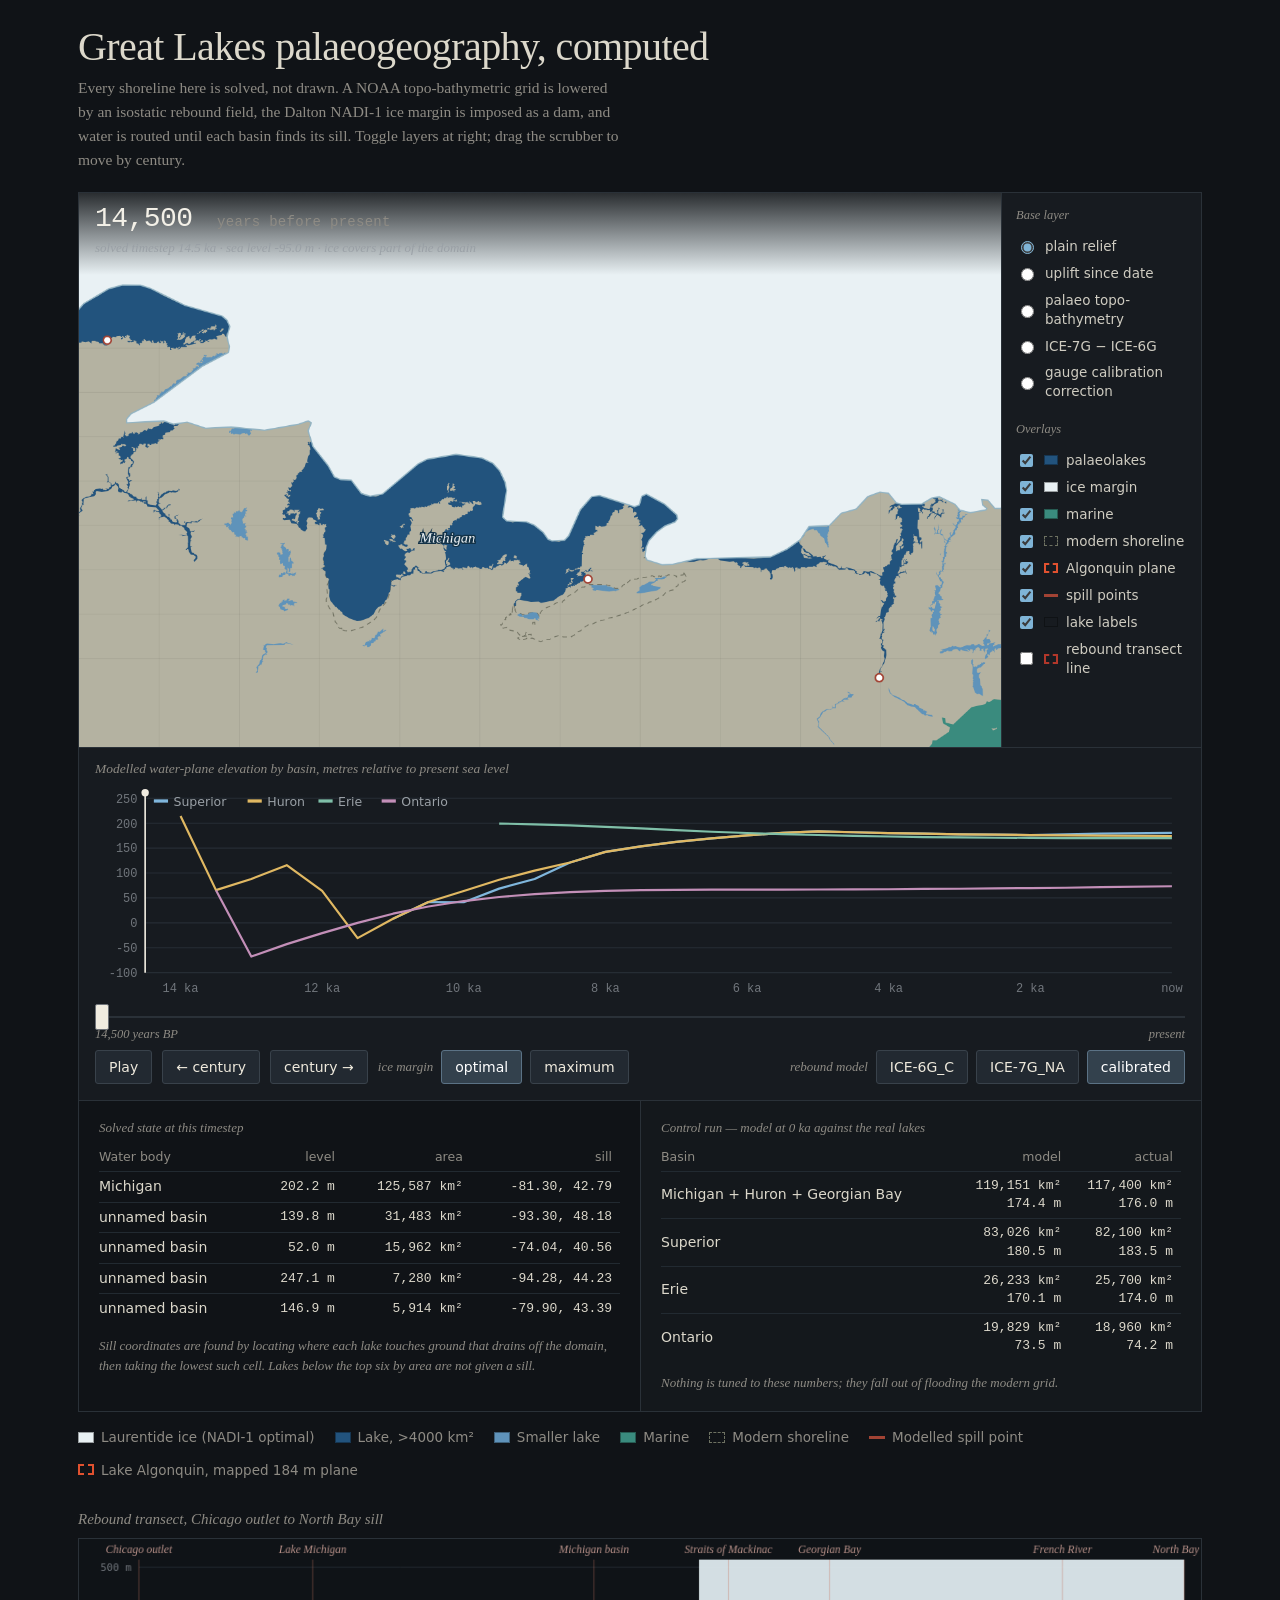
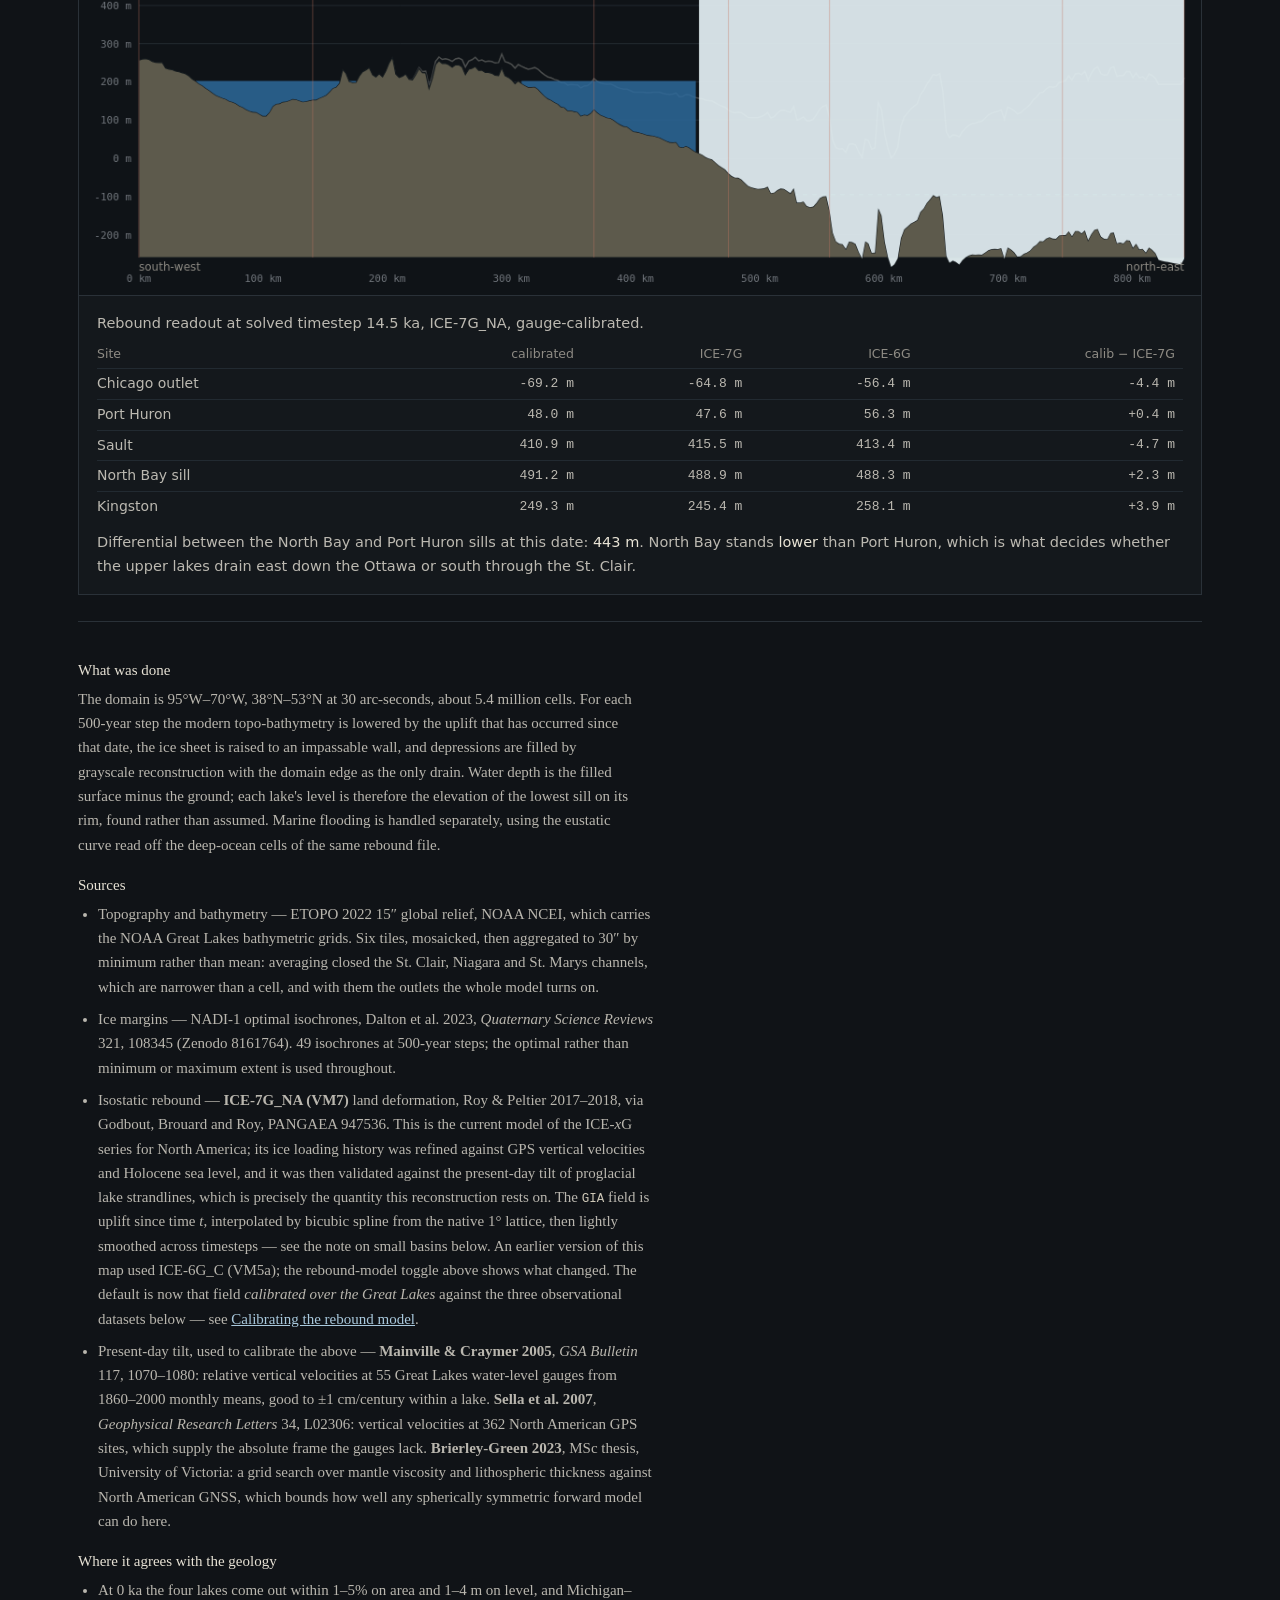
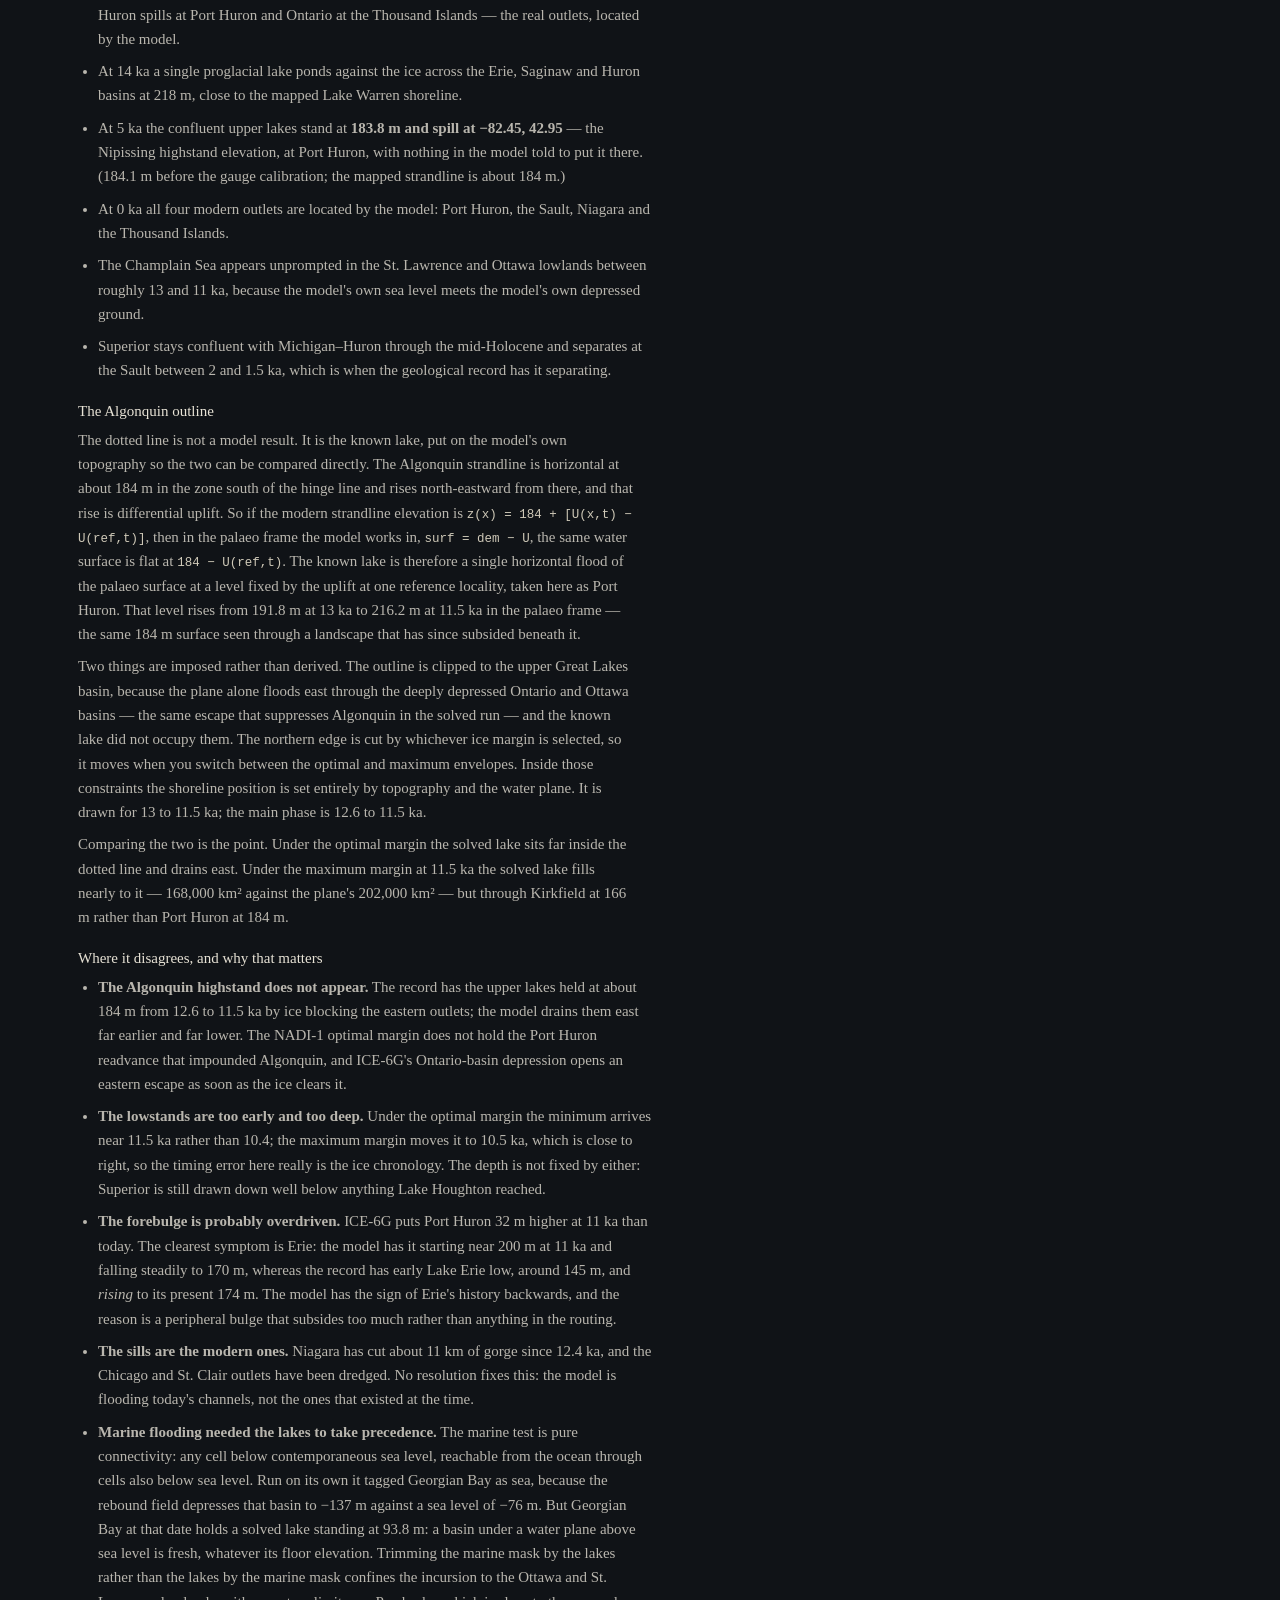
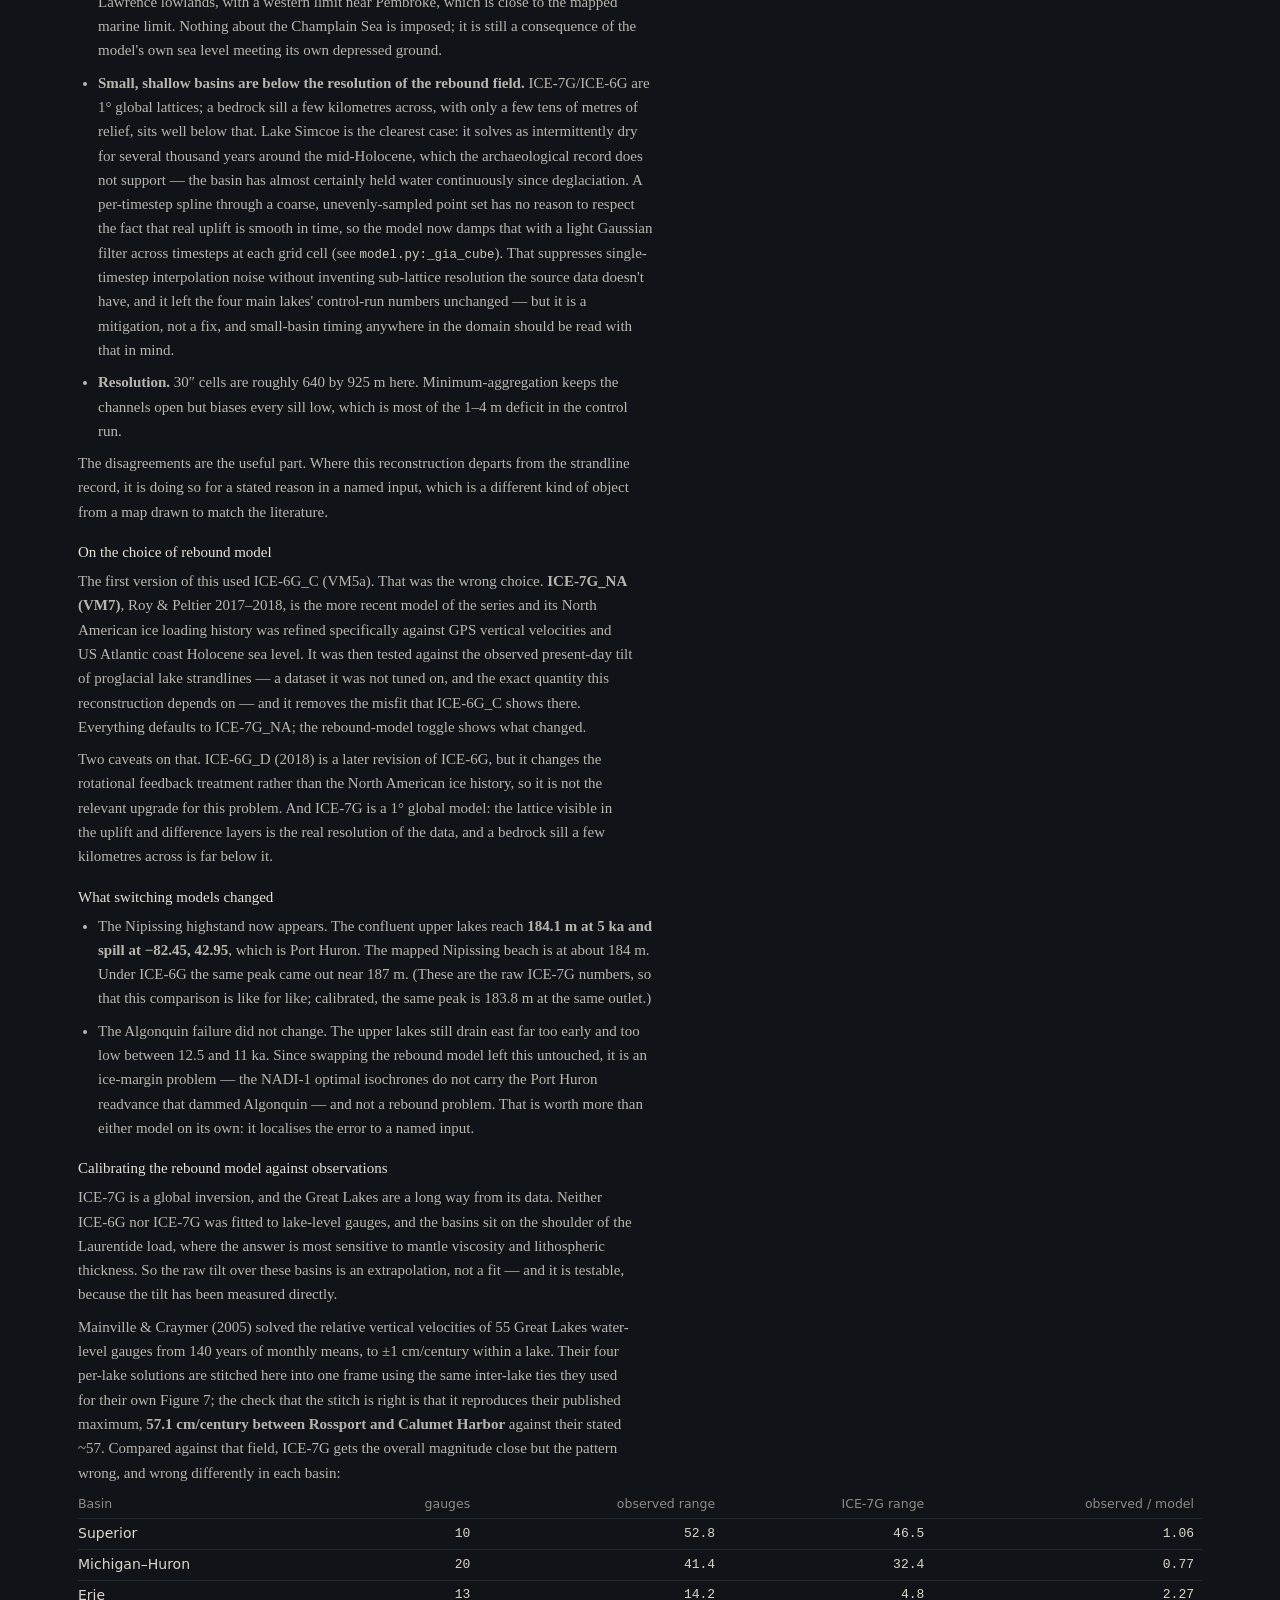
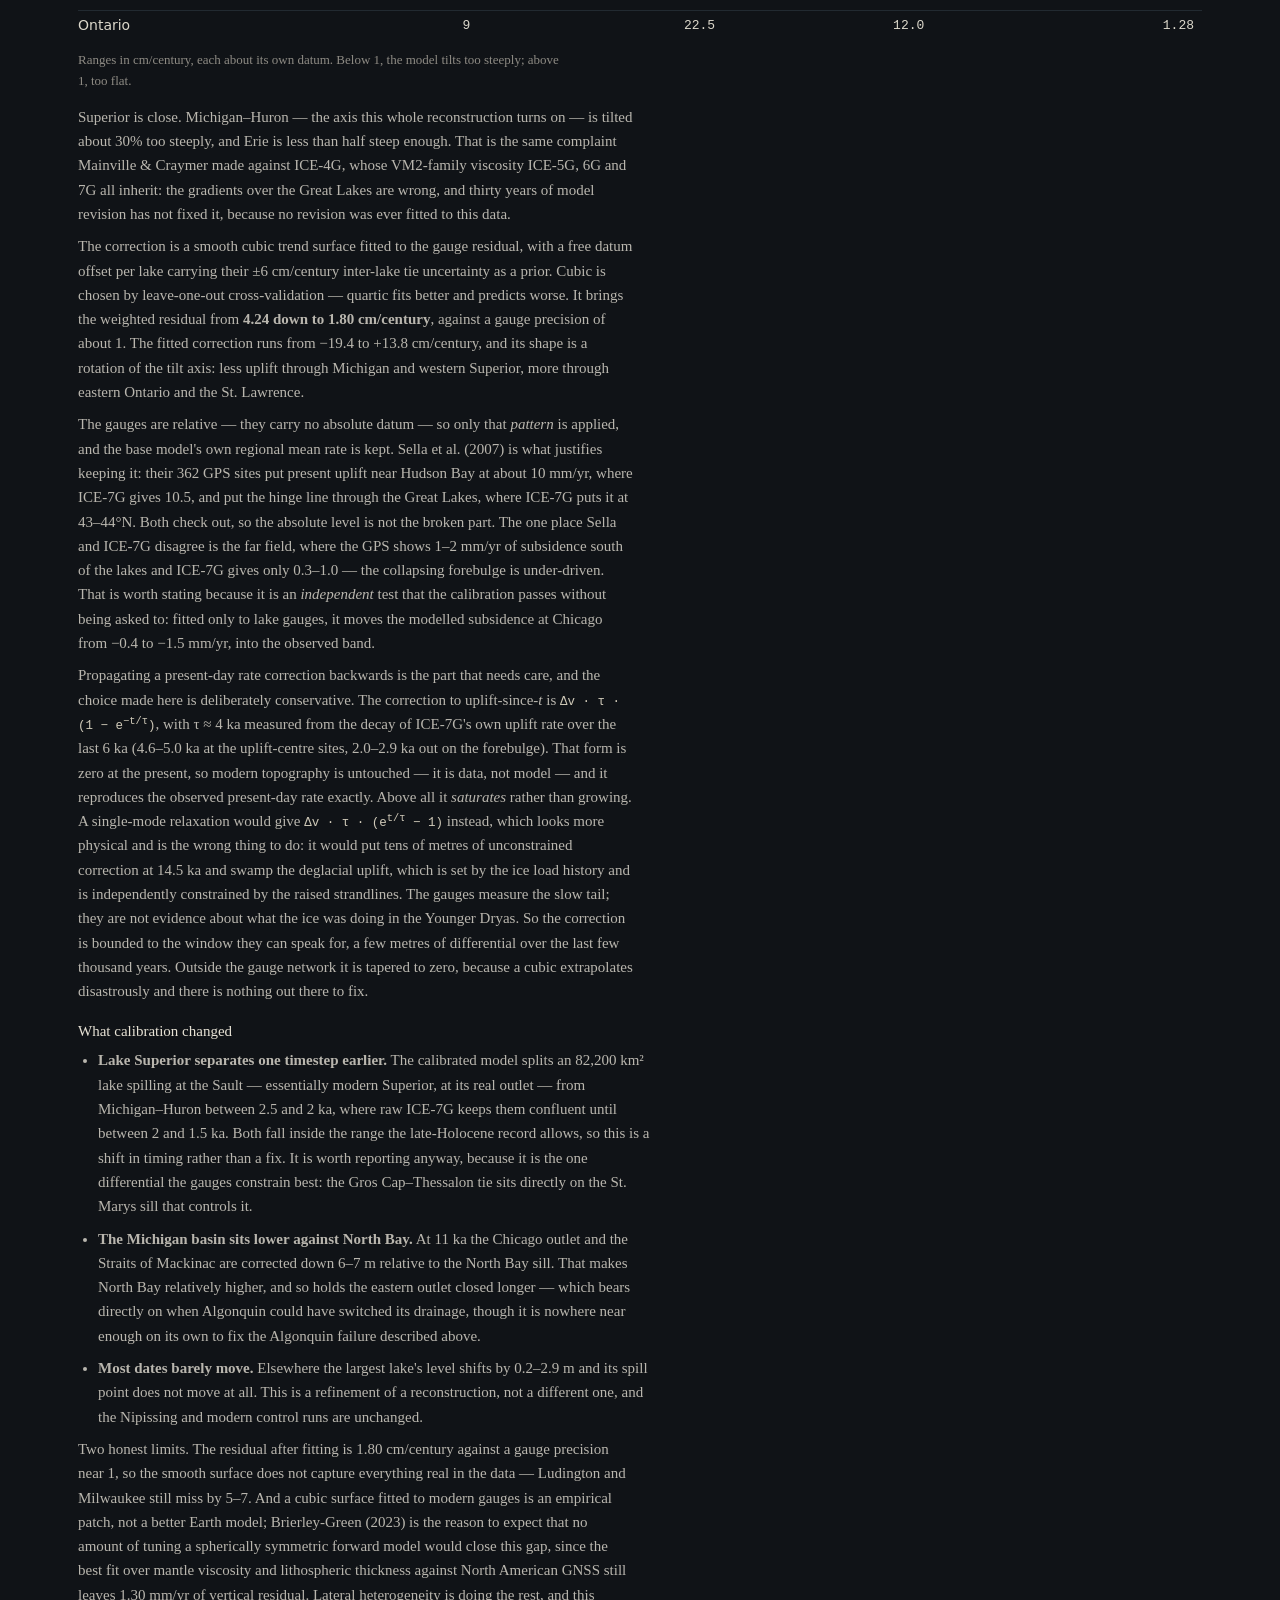
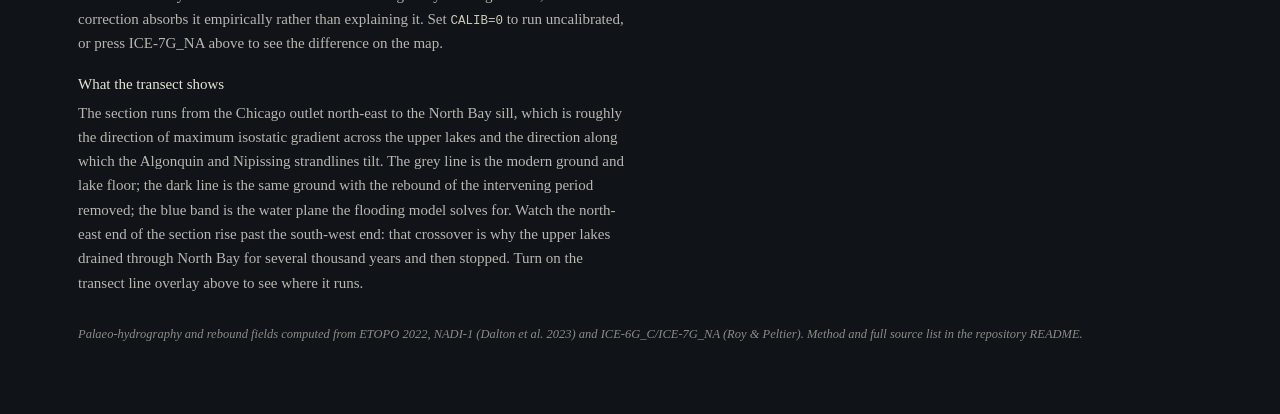
<file: index.html>
<!DOCTYPE html>
<html lang="en">
<head>
<meta charset="utf-8">
<meta name="viewport" content="width=device-width, initial-scale=1">
<title>Great Lakes palaeogeography and isostatic rebound, computed</title>
<link rel="stylesheet" href="assets/style.css">
</head>
<body>
<div class="wrap">
<header>
  <h1>Great Lakes palaeogeography, computed</h1>
  <p>Every shoreline here is solved, not drawn. A NOAA topo-bathymetric grid is lowered by an isostatic rebound field, the Dalton NADI-1 ice margin is imposed as a dam, and water is routed until each basin finds its sill. Toggle layers at right; drag the scrubber to move by century.</p>
</header>

<div class="mapwrap">
  <div class="mapframe">
    <canvas id="map" width="1400" height="840"></canvas>
    <div class="reading">
      <div class="yr" id="yr">14,500 <small>years before present</small></div>
      <div class="snap" id="snap"></div>
    </div>
    <div class="loading" id="loading">loading solved timesteps…</div>
  </div>
  <div class="layers">
    <div class="grp">
      <h3>Base layer</h3>
      <label class="radio"><input type="radio" name="base" value="none" checked> plain relief</label>
      <label class="radio"><input type="radio" name="base" value="uplift"> uplift since date</label>
      <label class="radio"><input type="radio" name="base" value="topo"> palaeo topo-bathymetry</label>
      <label class="radio"><input type="radio" name="base" value="diff"> ICE-7G − ICE-6G</label>
      <label class="radio"><input type="radio" name="base" value="calib"> gauge calibration correction</label>
    </div>
    <div class="grp">
      <h3>Overlays</h3>
      <label><input type="checkbox" id="lyLakes" checked><b class="sw" style="background:#22537d"></b>palaeolakes</label>
      <label><input type="checkbox" id="lyIce" checked><b class="sw" style="background:#e9f1f4"></b>ice margin</label>
      <label><input type="checkbox" id="lySea" checked><b class="sw" style="background:#3a8b7e"></b>marine</label>
      <label><input type="checkbox" id="lyModern" checked><b class="sw" style="background:transparent;border:1px dashed #6d7161"></b>modern shoreline</label>
      <label><input type="checkbox" id="lyAlg" checked><b class="sw" style="background:transparent;border:2px dashed #e0512f"></b>Algonquin plane</label>
      <label><input type="checkbox" id="lySpill" checked><b class="sw" style="background:#a24334;height:3px;border:none"></b>spill points</label>
      <label><input type="checkbox" id="lyLabels" checked><b class="sw" style="background:transparent"></b>lake labels</label>
      <label><input type="checkbox" id="lyTransect"><b class="sw" style="background:transparent;border:2px dashed #b1372a"></b>rebound transect line</label>
    </div>
  </div>
</div>

<div class="scrub">
  <h2>Modelled water-plane elevation by basin, metres relative to present sea level</h2>
  <svg class="hydro" id="hydro" viewBox="0 0 1000 200" aria-hidden="true"></svg>
  <input type="range" id="slider" min="0" max="14500" step="100" value="0" aria-label="Time, oldest at left">
  <div style="display:flex;justify-content:space-between;font:italic 12.5px Georgia,serif;color:var(--dim);margin-top:2px"><span>14,500 years BP</span><span>present</span></div>
  <div class="controls">
    <button class="btn" id="play">Play</button>
    <button class="btn" id="back">← century</button>
    <button class="btn" id="fwd">century →</button>
    <span style="display:flex;gap:8px;align-items:center">
      <span style="font:italic 13px Georgia,serif;color:var(--dim)">ice margin</span>
      <button class="btn" id="mgOpt" aria-pressed="true">optimal</button>
      <button class="btn" id="mgMax" aria-pressed="false">maximum</button>
    </span>
    <span style="margin-left:auto;display:flex;gap:8px;align-items:center">
      <span style="font:italic 13px Georgia,serif;color:var(--dim)">rebound model</span>
      <button class="btn" id="m6" aria-pressed="false">ICE-6G_C</button>
      <button class="btn" id="m7" aria-pressed="false">ICE-7G_NA</button>
      <button class="btn" id="mc" aria-pressed="true">calibrated</button>
      <div class="scale" id="scaleWrap" style="display:none"><span id="smin"></span><canvas class="ramp" id="ramp" width="150" height="11"></canvas><span id="smax"></span></div>
    </span>
  </div>
</div>

<div class="panel">
  <div class="col">
    <h3>Solved state at this timestep</h3>
    <table id="state"></table>
    <div class="conf" id="conf"></div>
  </div>
  <div class="col">
    <h3>Control run — model at 0 ka against the real lakes</h3>
    <table id="valid"></table>
    <div class="conf">Nothing is tuned to these numbers; they fall out of flooding the modern grid.</div>
  </div>
</div>

<div class="legend">
  <span><b class="sw" style="background:#e9f1f4"></b>Laurentide ice (NADI-1 optimal)</span>
  <span><b class="sw" style="background:#22537d"></b>Lake, &gt;4000 km²</span>
  <span><b class="sw" style="background:#5f93ba"></b>Smaller lake</span>
  <span><b class="sw" style="background:#3a8b7e"></b>Marine</span>
  <span><b class="sw" style="background:transparent;border:1px dashed #6d7161"></b>Modern shoreline</span>
  <span><b class="sw" style="background:#a24334;height:3px;border:none"></b>Modelled spill point</span>
  <span><b class="sw" style="background:transparent;border:2px dashed #e0512f"></b>Lake Algonquin, mapped 184 m plane</span>
</div>

<h2 style="font:italic 400 15px/1.4 Georgia,serif;color:var(--dim);margin:30px 0 0">Rebound transect, Chicago outlet to North Bay sill</h2>
<div class="mapwrap" style="margin-top:8px">
  <div class="mapframe"><canvas id="sec" width="1200" height="380"></canvas></div>
</div>
<div class="readout" id="readout"></div>

<section class="notes">
<h4>What was done</h4>
<p>The domain is 95°W–70°W, 38°N–53°N at 30 arc-seconds, about 5.4 million cells. For each 500-year step the modern topo-bathymetry is lowered by the uplift that has occurred since that date, the ice sheet is raised to an impassable wall, and depressions are filled by grayscale reconstruction with the domain edge as the only drain. Water depth is the filled surface minus the ground; each lake's level is therefore the elevation of the lowest sill on its rim, found rather than assumed. Marine flooding is handled separately, using the eustatic curve read off the deep-ocean cells of the same rebound file.</p>

<h4>Sources</h4>
<ul>
<li>Topography and bathymetry — ETOPO 2022 15″ global relief, NOAA NCEI, which carries the NOAA Great Lakes bathymetric grids. Six tiles, mosaicked, then aggregated to 30″ by minimum rather than mean: averaging closed the St. Clair, Niagara and St. Marys channels, which are narrower than a cell, and with them the outlets the whole model turns on.</li>
<li>Ice margins — NADI-1 optimal isochrones, Dalton et al. 2023, <em>Quaternary Science Reviews</em> 321, 108345 (Zenodo 8161764). 49 isochrones at 500-year steps; the optimal rather than minimum or maximum extent is used throughout.</li>
<li>Isostatic rebound — <b>ICE-7G_NA (VM7)</b> land deformation, Roy &amp; Peltier 2017–2018, via Godbout, Brouard and Roy, PANGAEA 947536. This is the current model of the ICE-<em>x</em>G series for North America; its ice loading history was refined against GPS vertical velocities and Holocene sea level, and it was then validated against the present-day tilt of proglacial lake strandlines, which is precisely the quantity this reconstruction rests on. The <code>GIA</code> field is uplift since time <em>t</em>, interpolated by bicubic spline from the native 1° lattice, then lightly smoothed across timesteps — see the note on small basins below. An earlier version of this map used ICE-6G_C (VM5a); the rebound-model toggle above shows what changed. The default is now that field <em>calibrated over the Great Lakes</em> against the three observational datasets below — see <a href="#calib">Calibrating the rebound model</a>.</li>
<li>Present-day tilt, used to calibrate the above — <b>Mainville &amp; Craymer 2005</b>, <em>GSA Bulletin</em> 117, 1070–1080: relative vertical velocities at 55 Great Lakes water-level gauges from 1860–2000 monthly means, good to ±1 cm/century within a lake. <b>Sella et al. 2007</b>, <em>Geophysical Research Letters</em> 34, L02306: vertical velocities at 362 North American GPS sites, which supply the absolute frame the gauges lack. <b>Brierley-Green 2023</b>, MSc thesis, University of Victoria: a grid search over mantle viscosity and lithospheric thickness against North American GNSS, which bounds how well any spherically symmetric forward model can do here.</li>
</ul>

<h4>Where it agrees with the geology</h4>
<ul>
<li>At 0 ka the four lakes come out within 1–5% on area and 1–4 m on level, and Michigan–Huron spills at Port Huron and Ontario at the Thousand Islands — the real outlets, located by the model.</li>
<li>At 14 ka a single proglacial lake ponds against the ice across the Erie, Saginaw and Huron basins at 218 m, close to the mapped Lake Warren shoreline.</li>
<li>At 5 ka the confluent upper lakes stand at <b>183.8 m and spill at −82.45, 42.95</b> — the Nipissing highstand elevation, at Port Huron, with nothing in the model told to put it there. (184.1 m before the gauge calibration; the mapped strandline is about 184 m.)</li>
<li>At 0 ka all four modern outlets are located by the model: Port Huron, the Sault, Niagara and the Thousand Islands.</li>
<li>The Champlain Sea appears unprompted in the St. Lawrence and Ottawa lowlands between roughly 13 and 11 ka, because the model's own sea level meets the model's own depressed ground.</li>
<li>Superior stays confluent with Michigan–Huron through the mid-Holocene and separates at the Sault between 2 and 1.5 ka, which is when the geological record has it separating.</li>
</ul>

<h4>The Algonquin outline</h4>
<p>The dotted line is not a model result. It is the known lake, put on the model's own topography so the two can be compared directly. The Algonquin strandline is horizontal at about 184 m in the zone south of the hinge line and rises north-eastward from there, and that rise is differential uplift. So if the modern strandline elevation is <code>z(x) = 184 + [U(x,t) − U(ref,t)]</code>, then in the palaeo frame the model works in, <code>surf = dem − U</code>, the same water surface is flat at <code>184 − U(ref,t)</code>. The known lake is therefore a single horizontal flood of the palaeo surface at a level fixed by the uplift at one reference locality, taken here as Port Huron. That level rises from 191.8 m at 13 ka to 216.2 m at 11.5 ka in the palaeo frame — the same 184 m surface seen through a landscape that has since subsided beneath it.</p>
<p>Two things are imposed rather than derived. The outline is clipped to the upper Great Lakes basin, because the plane alone floods east through the deeply depressed Ontario and Ottawa basins — the same escape that suppresses Algonquin in the solved run — and the known lake did not occupy them. The northern edge is cut by whichever ice margin is selected, so it moves when you switch between the optimal and maximum envelopes. Inside those constraints the shoreline position is set entirely by topography and the water plane. It is drawn for 13 to 11.5 ka; the main phase is 12.6 to 11.5 ka.</p>
<p>Comparing the two is the point. Under the optimal margin the solved lake sits far inside the dotted line and drains east. Under the maximum margin at 11.5 ka the solved lake fills nearly to it — 168,000 km² against the plane's 202,000 km² — but through Kirkfield at 166 m rather than Port Huron at 184 m.</p>

<h4>Where it disagrees, and why that matters</h4>
<ul>
<li><strong>The Algonquin highstand does not appear.</strong> The record has the upper lakes held at about 184 m from 12.6 to 11.5 ka by ice blocking the eastern outlets; the model drains them east far earlier and far lower. The NADI-1 optimal margin does not hold the Port Huron readvance that impounded Algonquin, and ICE-6G's Ontario-basin depression opens an eastern escape as soon as the ice clears it.</li>
<li><strong>The lowstands are too early and too deep.</strong> Under the optimal margin the minimum arrives near 11.5 ka rather than 10.4; the maximum margin moves it to 10.5 ka, which is close to right, so the timing error here really is the ice chronology. The depth is not fixed by either: Superior is still drawn down well below anything Lake Houghton reached.</li>
<li><strong>The forebulge is probably overdriven.</strong> ICE-6G puts Port Huron 32 m higher at 11 ka than today. The clearest symptom is Erie: the model has it starting near 200 m at 11 ka and falling steadily to 170 m, whereas the record has early Lake Erie low, around 145 m, and <em>rising</em> to its present 174 m. The model has the sign of Erie's history backwards, and the reason is a peripheral bulge that subsides too much rather than anything in the routing.</li>
<li><strong>The sills are the modern ones.</strong> Niagara has cut about 11 km of gorge since 12.4 ka, and the Chicago and St. Clair outlets have been dredged. No resolution fixes this: the model is flooding today's channels, not the ones that existed at the time.</li>
<li><strong>Marine flooding needed the lakes to take precedence.</strong> The marine test is pure connectivity: any cell below contemporaneous sea level, reachable from the ocean through cells also below sea level. Run on its own it tagged Georgian Bay as sea, because the rebound field depresses that basin to −137 m against a sea level of −76 m. But Georgian Bay at that date holds a solved lake standing at 93.8 m: a basin under a water plane above sea level is fresh, whatever its floor elevation. Trimming the marine mask by the lakes rather than the lakes by the marine mask confines the incursion to the Ottawa and St. Lawrence lowlands, with a western limit near Pembroke, which is close to the mapped marine limit. Nothing about the Champlain Sea is imposed; it is still a consequence of the model's own sea level meeting its own depressed ground.</li>
<li><strong>Small, shallow basins are below the resolution of the rebound field.</strong> ICE-7G/ICE-6G are 1° global lattices; a bedrock sill a few kilometres across, with only a few tens of metres of relief, sits well below that. Lake Simcoe is the clearest case: it solves as intermittently dry for several thousand years around the mid-Holocene, which the archaeological record does not support — the basin has almost certainly held water continuously since deglaciation. A per-timestep spline through a coarse, unevenly-sampled point set has no reason to respect the fact that real uplift is smooth in time, so the model now damps that with a light Gaussian filter across timesteps at each grid cell (see <code>model.py:_gia_cube</code>). That suppresses single-timestep interpolation noise without inventing sub-lattice resolution the source data doesn't have, and it left the four main lakes' control-run numbers unchanged — but it is a mitigation, not a fix, and small-basin timing anywhere in the domain should be read with that in mind.</li>
<li><strong>Resolution.</strong> 30″ cells are roughly 640 by 925 m here. Minimum-aggregation keeps the channels open but biases every sill low, which is most of the 1–4 m deficit in the control run.</li>
</ul>
<p>The disagreements are the useful part. Where this reconstruction departs from the strandline record, it is doing so for a stated reason in a named input, which is a different kind of object from a map drawn to match the literature.</p>

<h4>On the choice of rebound model</h4>
<p>The first version of this used ICE-6G_C (VM5a). That was the wrong choice. <b>ICE-7G_NA (VM7)</b>, Roy &amp; Peltier 2017–2018, is the more recent model of the series and its North American ice loading history was refined specifically against GPS vertical velocities and US Atlantic coast Holocene sea level. It was then tested against the observed present-day tilt of proglacial lake strandlines — a dataset it was not tuned on, and the exact quantity this reconstruction depends on — and it removes the misfit that ICE-6G_C shows there. Everything defaults to ICE-7G_NA; the rebound-model toggle shows what changed.</p>
<p>Two caveats on that. ICE-6G_D (2018) is a later revision of ICE-6G, but it changes the rotational feedback treatment rather than the North American ice history, so it is not the relevant upgrade for this problem. And ICE-7G is a 1° global model: the lattice visible in the uplift and difference layers is the real resolution of the data, and a bedrock sill a few kilometres across is far below it.</p>

<h4>What switching models changed</h4>
<ul>
<li>The Nipissing highstand now appears. The confluent upper lakes reach <b>184.1 m at 5 ka and spill at −82.45, 42.95</b>, which is Port Huron. The mapped Nipissing beach is at about 184 m. Under ICE-6G the same peak came out near 187 m. (These are the raw ICE-7G numbers, so that this comparison is like for like; calibrated, the same peak is 183.8 m at the same outlet.)</li>
<li>The Algonquin failure did not change. The upper lakes still drain east far too early and too low between 12.5 and 11 ka. Since swapping the rebound model left this untouched, it is an ice-margin problem — the NADI-1 optimal isochrones do not carry the Port Huron readvance that dammed Algonquin — and not a rebound problem. That is worth more than either model on its own: it localises the error to a named input.</li>
</ul>

<h4 id="calib">Calibrating the rebound model against observations</h4>
<p>ICE-7G is a global inversion, and the Great Lakes are a long way from its data. Neither ICE-6G nor ICE-7G was fitted to lake-level gauges, and the basins sit on the shoulder of the Laurentide load, where the answer is most sensitive to mantle viscosity and lithospheric thickness. So the raw tilt over these basins is an extrapolation, not a fit — and it is testable, because the tilt has been measured directly.</p>
<p>Mainville &amp; Craymer (2005) solved the relative vertical velocities of 55 Great Lakes water-level gauges from 140 years of monthly means, to ±1 cm/century within a lake. Their four per-lake solutions are stitched here into one frame using the same inter-lake ties they used for their own Figure 7; the check that the stitch is right is that it reproduces their published maximum, <b>57.1 cm/century between Rossport and Calumet Harbor</b> against their stated ~57. Compared against that field, ICE-7G gets the overall magnitude close but the pattern wrong, and wrong differently in each basin:</p>
<table style="margin:10px 0 14px"><tr><th>Basin</th><th style="text-align:right">gauges</th><th style="text-align:right">observed range</th><th style="text-align:right">ICE-7G range</th><th style="text-align:right">observed / model</th></tr>
<tr><td>Superior</td><td class="n">10</td><td class="n">52.8</td><td class="n">46.5</td><td class="n">1.06</td></tr>
<tr><td>Michigan–Huron</td><td class="n">20</td><td class="n">41.4</td><td class="n">32.4</td><td class="n">0.77</td></tr>
<tr><td>Erie</td><td class="n">13</td><td class="n">14.2</td><td class="n">4.8</td><td class="n">2.27</td></tr>
<tr><td>Ontario</td><td class="n">9</td><td class="n">22.5</td><td class="n">12.0</td><td class="n">1.28</td></tr></table>
<p style="margin:-6px 0 14px;font-size:13px;color:var(--dim)">Ranges in cm/century, each about its own datum. Below 1, the model tilts too steeply; above 1, too flat.</p>
<p>Superior is close. Michigan–Huron — the axis this whole reconstruction turns on — is tilted about 30% too steeply, and Erie is less than half steep enough. That is the same complaint Mainville &amp; Craymer made against ICE-4G, whose VM2-family viscosity ICE-5G, 6G and 7G all inherit: the gradients over the Great Lakes are wrong, and thirty years of model revision has not fixed it, because no revision was ever fitted to this data.</p>
<p>The correction is a smooth cubic trend surface fitted to the gauge residual, with a free datum offset per lake carrying their ±6 cm/century inter-lake tie uncertainty as a prior. Cubic is chosen by leave-one-out cross-validation — quartic fits better and predicts worse. It brings the weighted residual from <b>4.24 down to 1.80 cm/century</b>, against a gauge precision of about 1. The fitted correction runs from −19.4 to +13.8 cm/century, and its shape is a rotation of the tilt axis: less uplift through Michigan and western Superior, more through eastern Ontario and the St. Lawrence.</p>
<p>The gauges are relative — they carry no absolute datum — so only that <em>pattern</em> is applied, and the base model's own regional mean rate is kept. Sella et al. (2007) is what justifies keeping it: their 362 GPS sites put present uplift near Hudson Bay at about 10 mm/yr, where ICE-7G gives 10.5, and put the hinge line through the Great Lakes, where ICE-7G puts it at 43–44°N. Both check out, so the absolute level is not the broken part. The one place Sella and ICE-7G disagree is the far field, where the GPS shows 1–2 mm/yr of subsidence south of the lakes and ICE-7G gives only 0.3–1.0 — the collapsing forebulge is under-driven. That is worth stating because it is an <em>independent</em> test that the calibration passes without being asked to: fitted only to lake gauges, it moves the modelled subsidence at Chicago from −0.4 to −1.5 mm/yr, into the observed band.</p>
<p>Propagating a present-day rate correction backwards is the part that needs care, and the choice made here is deliberately conservative. The correction to uplift-since-<em>t</em> is <code>Δv · τ · (1 − e<sup>−t/τ</sup>)</code>, with τ ≈ 4 ka measured from the decay of ICE-7G's own uplift rate over the last 6 ka (4.6–5.0 ka at the uplift-centre sites, 2.0–2.9 ka out on the forebulge). That form is zero at the present, so modern topography is untouched — it is data, not model — and it reproduces the observed present-day rate exactly. Above all it <em>saturates</em> rather than growing. A single-mode relaxation would give <code>Δv · τ · (e<sup>t/τ</sup> − 1)</code> instead, which looks more physical and is the wrong thing to do: it would put tens of metres of unconstrained correction at 14.5 ka and swamp the deglacial uplift, which is set by the ice load history and is independently constrained by the raised strandlines. The gauges measure the slow tail; they are not evidence about what the ice was doing in the Younger Dryas. So the correction is bounded to the window they can speak for, a few metres of differential over the last few thousand years. Outside the gauge network it is tapered to zero, because a cubic extrapolates disastrously and there is nothing out there to fix.</p>
<h4>What calibration changed</h4>
<ul>
<li><b>Lake Superior separates one timestep earlier.</b> The calibrated model splits an 82,200 km² lake spilling at the Sault — essentially modern Superior, at its real outlet — from Michigan–Huron between 2.5 and 2 ka, where raw ICE-7G keeps them confluent until between 2 and 1.5 ka. Both fall inside the range the late-Holocene record allows, so this is a shift in timing rather than a fix. It is worth reporting anyway, because it is the one differential the gauges constrain best: the Gros Cap–Thessalon tie sits directly on the St. Marys sill that controls it.</li>
<li><b>The Michigan basin sits lower against North Bay.</b> At 11 ka the Chicago outlet and the Straits of Mackinac are corrected down 6–7 m relative to the North Bay sill. That makes North Bay relatively higher, and so holds the eastern outlet closed longer — which bears directly on when Algonquin could have switched its drainage, though it is nowhere near enough on its own to fix the Algonquin failure described above.</li>
<li><b>Most dates barely move.</b> Elsewhere the largest lake's level shifts by 0.2–2.9 m and its spill point does not move at all. This is a refinement of a reconstruction, not a different one, and the Nipissing and modern control runs are unchanged.</li>
</ul>
<p>Two honest limits. The residual after fitting is 1.80 cm/century against a gauge precision near 1, so the smooth surface does not capture everything real in the data — Ludington and Milwaukee still miss by 5–7. And a cubic surface fitted to modern gauges is an empirical patch, not a better Earth model; Brierley-Green (2023) is the reason to expect that no amount of tuning a spherically symmetric forward model would close this gap, since the best fit over mantle viscosity and lithospheric thickness against North American GNSS still leaves 1.30 mm/yr of vertical residual. Lateral heterogeneity is doing the rest, and this correction absorbs it empirically rather than explaining it. Set <code>CALIB=0</code> to run uncalibrated, or press ICE-7G_NA above to see the difference on the map.</p>

<h4>What the transect shows</h4>
<p>The section runs from the Chicago outlet north-east to the North Bay sill, which is roughly the direction of maximum isostatic gradient across the upper lakes and the direction along which the Algonquin and Nipissing strandlines tilt. The grey line is the modern ground and lake floor; the dark line is the same ground with the rebound of the intervening period removed; the blue band is the water plane the flooding model solves for. Watch the north-east end of the section rise past the south-west end: that crossover is why the upper lakes drained through North Bay for several thousand years and then stopped. Turn on the transect line overlay above to see where it runs.</p>
</section>

<footer class="credit">Palaeo-hydrography and rebound fields computed from ETOPO 2022, NADI-1 (Dalton et al. 2023) and ICE-6G_C/ICE-7G_NA (Roy &amp; Peltier). Method and full source list in the repository README.</footer>
</div>
<script src="assets/app.js"></script>
</body>
</html>
</file>
<file: assets/style.css>
:root{
  --slate:#101317; --slate2:#171b20; --rule:#2a3138;
  --till:#b4b2a1; --ice:#e9f1f4; --water:#22537d; --water2:#5f93ba;
  --sea:#3a8b7e; --outlet:#a24334; --paper:#dcd8cb; --dim:#8e8b84;
}
*{box-sizing:border-box}
html,body{margin:0;background:var(--slate);color:var(--paper)}
body{font:16px/1.55 "Iowan Old Style","Hoefler Text",Georgia,serif;-webkit-font-smoothing:antialiased}
.wrap{max-width:1160px;margin:0 auto;padding:26px 18px 70px}
h1{font-size:clamp(25px,4.2vw,40px);line-height:1.06;font-weight:400;letter-spacing:-.015em;margin:0 0 8px}
header p{margin:0;max-width:70ch;color:var(--dim);font-size:15.5px}

/* map + layer rail */
.mapwrap{display:flex;gap:0;margin-top:20px;border:1px solid var(--rule);background:#0c0f12}
.mapframe{position:relative;flex:1;min-width:0;overflow:hidden}
canvas{display:block;width:100%;height:auto}
.reading{position:absolute;top:0;left:0;width:100%;padding:12px 16px 16px;pointer-events:none;
  background:linear-gradient(180deg,rgba(8,11,14,.85),rgba(8,11,14,0))}
.yr{font:400 clamp(20px,3vw,28px)/1 ui-monospace,Menlo,Consolas,monospace;letter-spacing:-.02em;color:#f3f0e7}
.yr small{font-size:.5em;color:var(--dim);margin-left:.6em;letter-spacing:.02em}
.snap{margin-top:5px;font-size:13px;color:#9aa0a6;font-style:italic;max-width:70ch}

.layers{width:200px;flex:none;border-left:1px solid var(--rule);background:var(--slate2);
  padding:14px 14px 10px;font:400 13.5px/1.4 ui-sans-serif,system-ui,sans-serif}
.layers h3{margin:0 0 8px;font:italic 400 12.5px/1.4 Georgia,serif;color:var(--dim)}
.layers .grp{margin:0 0 16px}
.layers .grp:last-child{margin-bottom:0}
.layers label{display:flex;align-items:center;gap:8px;padding:4px 0;color:#cfccc1;cursor:pointer}
.layers label.radio{padding-left:0}
.layers input{accent-color:#7fb4d6;cursor:pointer}
.layers .sw{width:14px;height:10px;border:1px solid rgba(0,0,0,.35);flex:none}
@media (max-width:820px){.mapwrap{flex-direction:column}.layers{width:auto;border-left:none;border-top:1px solid var(--rule);
  display:grid;grid-template-columns:1fr 1fr}}

.scrub{border:1px solid var(--rule);border-top:none;background:var(--slate2);padding:12px 16px 6px}
.scrub h2{margin:0 0 4px;font:italic 400 13.5px/1.4 Georgia,serif;color:var(--dim)}
svg.hydro{display:block;width:100%;height:auto;overflow:visible}
input[type=range]{-webkit-appearance:none;appearance:none;width:100%;background:transparent;margin:2px 0 0}
input[type=range]:focus{outline:none}
input[type=range]:focus-visible{outline:2px solid #7fb4d6;outline-offset:6px}
input[type=range]::-webkit-slider-runnable-track{height:2px;background:var(--rule)}
input[type=range]::-moz-range-track{height:2px;background:var(--rule)}
input[type=range]::-webkit-slider-thumb{-webkit-appearance:none;width:14px;height:26px;margin-top:-12px;
  border-radius:2px;background:#f0ece0;border:1px solid #6d7278;cursor:grab}
input[type=range]::-moz-range-thumb{width:14px;height:26px;border-radius:2px;background:#f0ece0;border:1px solid #6d7278}
.controls{display:flex;gap:10px;align-items:center;flex-wrap:wrap;padding:8px 0 10px}
button.btn{font:500 14px/1 ui-sans-serif,system-ui,sans-serif;color:#eee9dc;background:#222931;
  border:1px solid #39424b;border-radius:3px;padding:9px 13px;cursor:pointer}
button.btn:hover{background:#2b333b}
button.btn:focus-visible{outline:2px solid #7fb4d6;outline-offset:2px}
button.btn[aria-pressed=true]{background:#33414d;border-color:#5b7285;color:#fff}
.scale{display:flex;align-items:center;gap:10px;margin-left:auto;font:400 12.5px/1 ui-sans-serif,system-ui,sans-serif;color:var(--dim)}
.ramp{width:150px;height:11px;border:1px solid #3a424a}

.panel{border:1px solid var(--rule);border-top:none;display:grid;grid-template-columns:1fr 1fr}
.col{padding:18px 20px}
.col+.col{border-left:1px solid var(--rule);background:#14181c}
h3{margin:0 0 10px;font:italic 400 13px/1.4 Georgia,serif;color:var(--dim)}
table{border-collapse:collapse;width:100%;font:400 14px/1.4 ui-sans-serif,system-ui,sans-serif}
th{text-align:left;font-weight:500;color:var(--dim);padding:0 8px 6px 0;font-size:12.5px}
td{padding:5px 8px 5px 0;border-top:1px solid #222a31;font-variant-numeric:tabular-nums}
td.n{text-align:right;font-family:ui-monospace,Menlo,monospace;font-size:13px}
.conf{font-size:13px;color:var(--dim);font-style:italic;margin-top:12px}

.readout{border:1px solid var(--rule);border-top:none;padding:16px 18px;background:#14181c;
  font:400 14.5px/1.6 ui-sans-serif,system-ui,sans-serif;color:#bcb9b1}
.readout b{color:#e9e4d6;font-weight:500}

.legend{display:flex;flex-wrap:wrap;gap:14px 20px;margin-top:16px;
  font:400 13.5px/1.4 ui-sans-serif,system-ui,sans-serif;color:var(--dim)}
.legend span{display:flex;align-items:center;gap:7px}
.sw{width:16px;height:11px;border:1px solid rgba(0,0,0,.35)}

.loading{position:absolute;inset:0;display:flex;align-items:center;justify-content:center;
  font:italic 15px Georgia,serif;color:var(--dim);background:#0c0f12}
.loading[hidden]{display:none}

section.notes{margin-top:26px;border-top:1px solid var(--rule);padding-top:20px}
section.notes h4{margin:18px 0 6px;font:400 15px/1.4 Georgia,serif;color:#e7e2d5}
section.notes p,section.notes li{font-size:15px;line-height:1.62;color:#b9b6ae;max-width:74ch;margin:0 0 8px}
section.notes ul{padding-left:20px;margin:0 0 8px}
code{font:12.5px ui-monospace,Menlo,monospace;color:#cfc9b8}
a{color:#a9c9dd}
a:visited{color:#b3a9dd}
footer.credit{margin-top:30px;font-size:12.5px;color:var(--dim);font-style:italic}

@media (max-width:760px){.panel{grid-template-columns:1fr}.col+.col{border-left:none;border-top:1px solid var(--rule)}}
</file>
